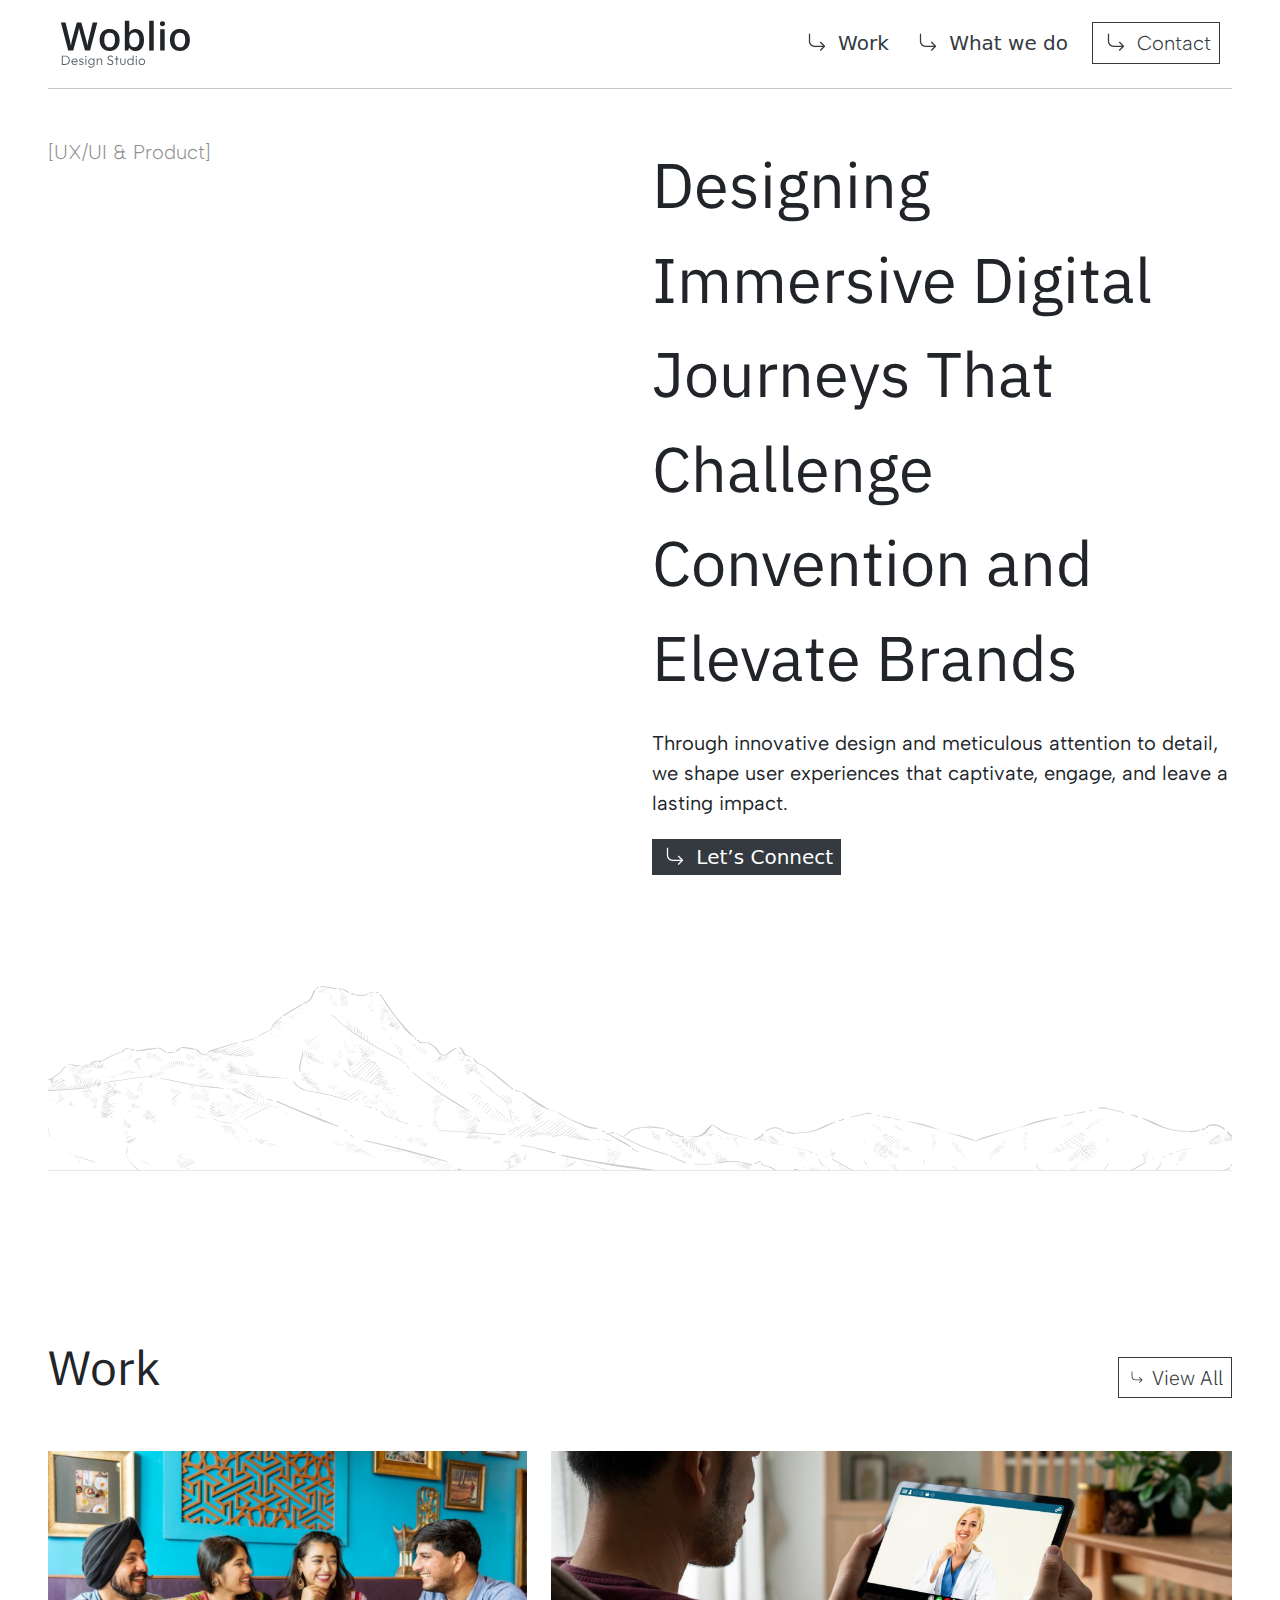
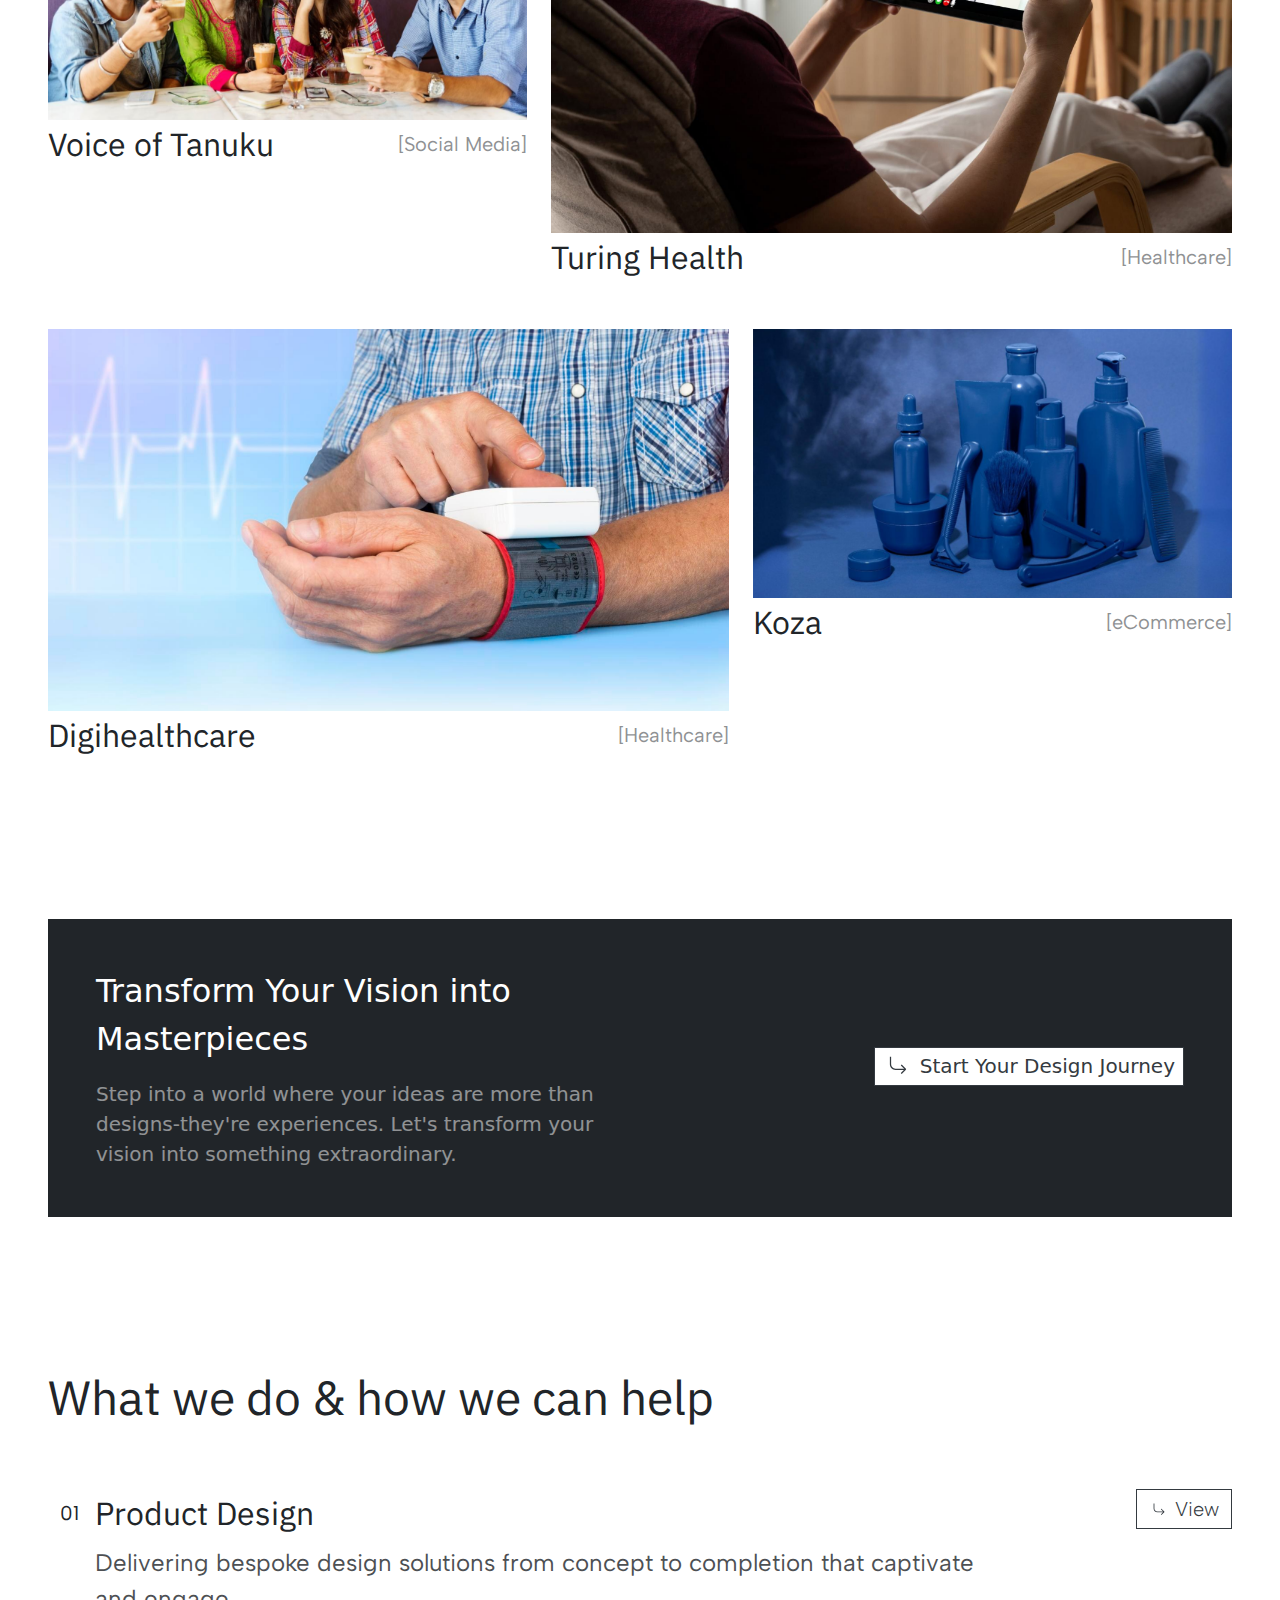
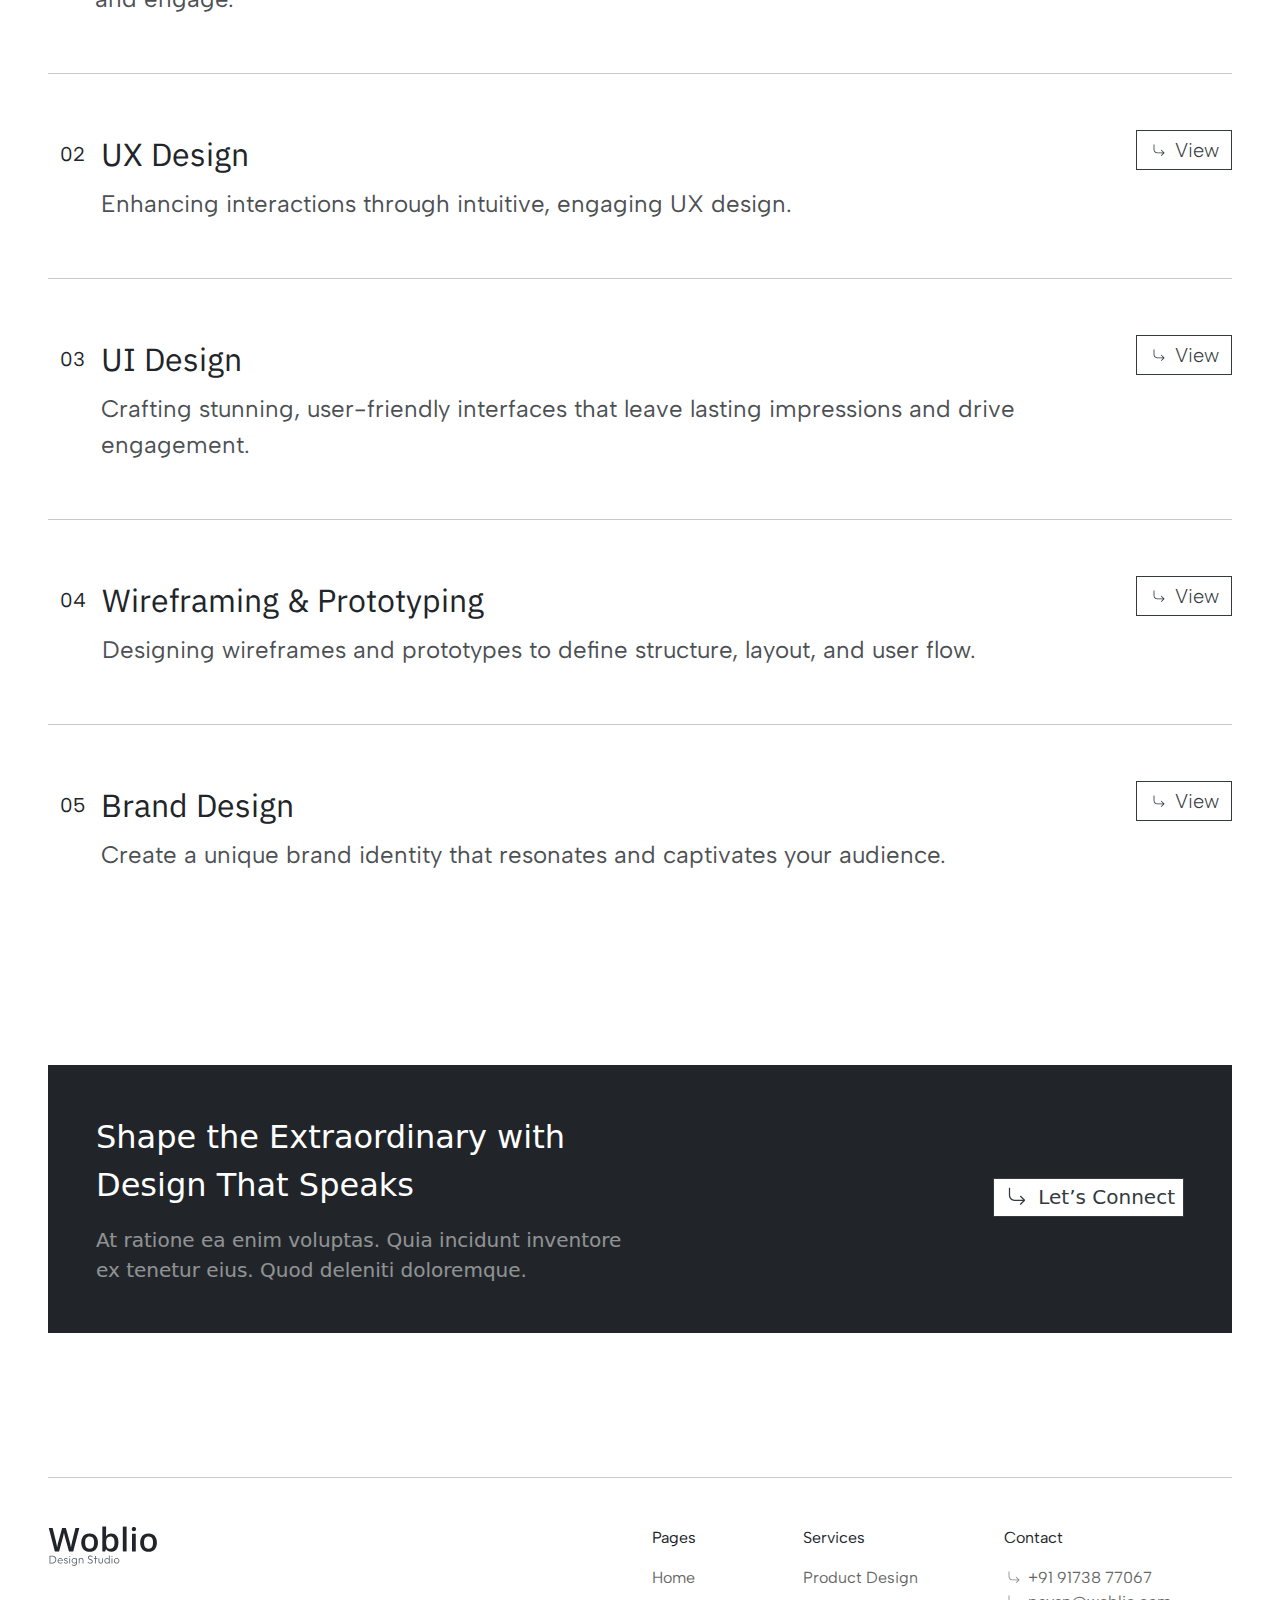
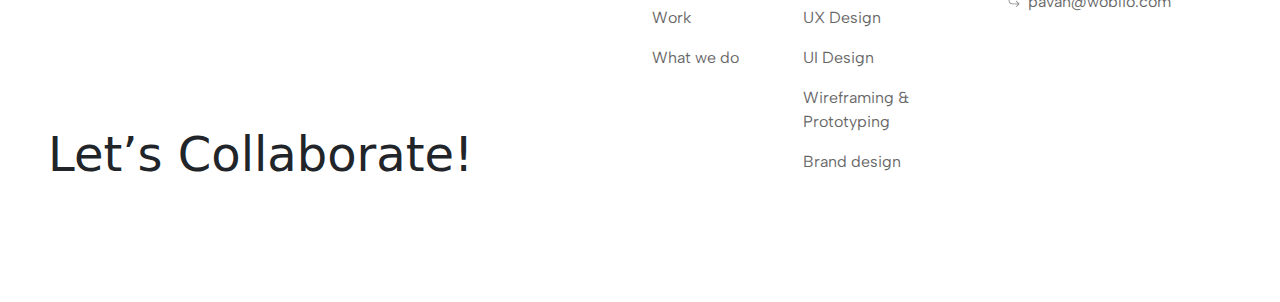
<file: index.html>
<!DOCTYPE html>
<html lang="en">

<head>
    <meta charset="UTF-8">
    <meta name="viewport" content="width=device-width, initial-scale=1.0">
    <script src="./bootstrap/js/bootstrap.bundle.min.js"></script>
    <script src="./header-component/header-component.js"></script>
    <script src="./footer-component/footer-component.js"></script>
    <link rel="stylesheet" href="./bootstrap/css/bootstrap.min.css">
    <link rel="stylesheet" href="./custom-css/home-page.css">
    <link rel="stylesheet" href="./custom-css/common.css">
    <title>Home</title>
</head>

<body class="m-l-r">

    <header-component></header-component>

    <hr />

    <div class="row home-page-description mt-5 mb-5">
        <div class="col-12 col-xl-6 left-description f-300">[UX/UI & Product]
        </div>
        <div class="col-12 col-xl-6 right-description">
            <div class="f-400 description">
                <span>
                    Designing Immersive Digital Journeys That Challenge Convention and Elevate Brands
                </span>
            </div>
            <div class="f-400 sub-description">
                <span>
                    Through innovative design and meticulous attention to detail, we shape user experiences that
                    captivate, engage, and leave a lasting impact.
                </span>
            </div>
            <div class="connect-button-black">
                <span class="header-navigation contact-button f-300">
                    <a
                        href="https://forms.office.com/Pages/ResponsePage.aspx?id=DQSIkWdsW0yxEjajBLZtrQAAAAAAAAAAAAN__k6uye5UQzVBTjhJSVNPVURPS0c1WUpBNlNOOEpMQS4u" target="_blank">
                        <img src="../images/down-right-arrow-white.svg" />
                        Let’s Connect
                    </a>
                </span>
            </div>
        </div>
    </div>

    <div class="mountain-image">
        <img class="w-100" src="../images/mountain.svg" />
    </div>

    <div class="work-description">
        <div class="f-400 work-title mb-5 d-flex justify-content-between align-items-center">
            <span>
                Work
            </span>
            <div class="f-300 connect-button-white">
                <a href="./work/work.html">
                    <img src="../images/down-right-arrow-black.svg" height="20px" />
                    <span>View All</span>
                </a>
            </div>
        </div>
        <div class="row mt-5">
            <div class="col-md-5 col-sm-12">
                <div class="project-img">
                    <img class="w-100" src="../images/voice-of-tanuku.png" />
                </div>
                <div class="row">
                    <div class="col project-name">
                        <span>Voice of Tanuku</span>
                    </div>
                    <div class="col project-type text-end align-content-center">
                        <span>[Social Media]</span>
                    </div>
                </div>
            </div>
            <div class="col-md-7 col-sm-12">
                <div class="project-img">
                    <img class="w-100" src="../images/turing-health.png" />
                </div>
                <div class="row">
                    <div class="col project-name">
                        <span>Turing Health</span>
                    </div>
                    <div class="col project-type text-end align-content-center">
                        <span>[Healthcare]</span>
                    </div>
                </div>
            </div>
        </div>
        <div class="row mt-5">
            <div class="col-md-7 col-sm-12">
                <div class="project-img">
                    <img class="w-100" src="../images/digi-health-care.png" />
                </div>
                <div class="row">
                    <div class="col project-name">
                        <span>Digihealthcare</span>
                    </div>
                    <div class="col project-type text-end align-content-center">
                        <span>[Healthcare]</span>
                    </div>
                </div>
            </div>
            <div class="col-md-5 col-sm-12">
                <div class="project-img">
                    <img class="w-100" src="../images/koza.png" />
                </div>
                <div class="row">
                    <div class="col project-name">
                        <span>Koza</span>
                    </div>
                    <div class="col project-type text-end align-content-center">
                        <span>[eCommerce]</span>
                    </div>
                </div>
            </div>
        </div>
    </div>

    <div class="designer-journey p-5 mt-5">
        <div class="row">
            <div class="col">
                <div class="design-text mb-3">
                    <span>
                        Transform Your Vision into Masterpieces
                    </span>
                </div>
                <div class="design-description">
                    <span>
                        Step into a world where your ideas are more than designs-they're experiences.
                        Let's transform your vision into something extraordinary.
                    </span>
                </div>
            </div>
            <div class="col text-end align-content-center">
                <span class="f-300 connect-button-white">
                    <a href="https://forms.office.com/Pages/ResponsePage.aspx?id=DQSIkWdsW0yxEjajBLZtrQAAAAAAAAAAAAN__k6uye5UQzVBTjhJSVNPVURPS0c1WUpBNlNOOEpMQS4u"
                        target="_blank">
                        <img src="../images/down-right-arrow-black.svg" />
                        Start Your Design Journey
                    </a>
                </span>
            </div>
        </div>
    </div>

    <div class="what-do-we-do mt-5 f-400">
        <div class="what-do-we-do-title">
            <span>What we do & how we can help</span>
        </div>
        <div class="row service d-flex justify-content-between">
            <div class="col-12 col-md-10 service-content d-flex">
                <div class="service-number d-flex align-items-start">
                    <span>01</span>
                </div>
                <div>
                    <div class="service-title">
                        <span>Product Design</span>
                    </div>
                    <div class="service-description">
                        <span>
                            Delivering bespoke design solutions from concept to completion that captivate and engage.
                        </span>
                    </div>
                </div>
            </div>
            <a href="./work/work.html" class="col-12 col-md-2 ms-5 f-300 service-view-button">
                <img src="../images/down-right-arrow-black.svg" height="20px" />
                <span>View</span>
            </a>
        </div>
        <hr>
        <div class="row service d-flex justify-content-between">
            <div class="col-12 col-md-10 service-content d-flex">
                <div class="service-number d-flex align-items-start">
                    <span>02</span>
                </div>
                <div>
                    <div class="service-title">
                        <span>UX Design</span>
                    </div>
                    <div class="service-description">
                        <span>
                            Enhancing interactions through intuitive, engaging UX design.
                        </span>
                    </div>
                </div>
            </div>
            <a href="./work/work.html" class="col-12 col-md-2 ms-5 f-300 service-view-button">
                <img src="../images/down-right-arrow-black.svg" height="20px" />
                <span>View</span>
            </a>
        </div>
        <hr>
        <div class="row service d-flex justify-content-between">
            <div class="col-12 col-md-10 service-content d-flex">
                <div class="service-number d-flex align-items-start">
                    <span>03</span>
                </div>
                <div>
                    <div class="service-title">
                        <span>UI Design</span>
                    </div>
                    <div class="service-description">
                        <span>
                            Crafting stunning, user-friendly interfaces that leave lasting impressions and drive
                            engagement.
                        </span>
                    </div>
                </div>
            </div>
            <a href="./work/work.html" class="col-12 col-md-2 ms-5 f-300 service-view-button">
                <img src="../images/down-right-arrow-black.svg" height="20px" />
                <span>View</span>
            </a>
        </div>
        <hr>
        <div class="row service d-flex justify-content-between">
            <div class="col-12 col-md-10 service-content d-flex">
                <div class="service-number d-flex align-items-start">
                    <span>04</span>
                </div>
                <div>
                    <div class="service-title">
                        <span>Wireframing & Prototyping</span>
                    </div>
                    <div class="service-description">
                        <span>
                            Designing wireframes and prototypes to define structure, layout, and user flow.
                        </span>
                    </div>
                </div>
            </div>
            <a href="./work/work.html" class="col-12 col-md-2 ms-5 f-300 service-view-button">
                <img src="../images/down-right-arrow-black.svg" height="20px" />
                <span>View</span>
            </a>
        </div>
        <hr>
        <div class="row service d-flex justify-content-between">
            <div class="col-12 col-md-10 service-content d-flex">
                <div class="service-number d-flex align-items-start">
                    <span>05</span>
                </div>
                <div>
                    <div class="service-title">
                        <span>Brand Design</span>
                    </div>
                    <div class="service-description">
                        <span>
                            Create a unique brand identity that resonates and captivates your audience.
                        </span>
                    </div>
                </div>
            </div>
            <a href="./work/work.html" class="col-12 col-md-2 ms-5 f-300 service-view-button">
                <img src="../images/down-right-arrow-black.svg" height="20px" />
                <span>View</span>
            </a>
        </div>
    </div>

    <!-- <div class="client-review">
        <div>
            <div class="f-400 client-review-title">
                Words from our clients
            </div>
            <div class="row client-review-data">
                <div class="col-12 col-sm-6 col-lg-6 col-xl-4 client-data">
                    <div class="d-flex">
                        <div class="row">
                            <div class="col-12 col-sm-12 col-lg-6 col-xl-6">
                                <img src="../images/download.jpeg" height="100" width="100" />
                            </div>
                            <div class="client-info col-12 col-sm-12 col-lg-6 col-xl-6">
                                <div class="f-400 client-name">
                                    <span>
                                        Rohan Mashiyava
                                    </span>
                                </div>
                                <div class="client-organization">
                                    <div>
                                        Founder, KOZA.
                                    </div>
                                </div>
                            </div>
                        </div>
                    </div>
                    <div class="client-review-description">
                        At ratione ea enim voluptas. Quia incidunt inventore ex tenetur eius. Quod deleniti doloremque.
                    </div>
                </div>
                <div class="col-12 col-sm-6 col-lg-6 col-xl-4 client-data">
                    <div class="d-flex">
                        <div class="row">
                            <div class="col-12 col-sm-12 col-lg-6 col-xl-6">
                                <img src="../images/download (1).jpeg" height="100" width="100" />
                            </div>
                            <div class="client-info col-12 col-sm-12 col-lg-6 col-xl-6">
                                <div class="f-400 client-name">
                                    <span>
                                        Maitrey Trivedi
                                    </span>
                                </div>
                                <div class="client-organization">
                                    <div>
                                        Founder, Theta Technolabs.
                                    </div>
                                </div>
                            </div>
                        </div>
                    </div>
                    <div class="client-review-description">
                        At ratione ea enim voluptas. Quia incidunt inventore ex tenetur eius. Quod deleniti doloremque.
                    </div>
                </div>
                <div class="col-12 col-sm-6 col-lg-6 col-xl-4 client-data">
                    <div class="d-flex">
                        <div class="row">
                            <div class="col-12 col-sm-12 col-lg-6 col-xl-6">
                                <img src="../images/download (2).jpeg" height="100" width="100" />
                            </div>
                            <div class="client-info col-12 col-sm-12 col-lg-6 col-xl-6">
                                <div class="f-400 client-name">
                                    <span>
                                        Mukesh Sachdev
                                    </span>
                                </div>
                                <div class="client-organization">
                                    <div>
                                        Design Team Lead, SalesHandy.
                                    </div>
                                </div>
                            </div>
                        </div>
                    </div>
                    <div class="client-review-description">
                        At ratione ea enim voluptas. Quia incidunt inventore ex tenetur eius. Quod deleniti doloremque.
                    </div>
                </div>
            </div>
        </div>
    </div> -->

    <div class="designer-journey p-5 mt-5">
        <div class="row">
            <div class="col">
                <div class="design-text mb-3">
                    <span>
                        Shape the Extraordinary with Design That Speaks
                    </span>
                </div>
                <div class="design-description">
                    <span>
                        At ratione ea enim voluptas. Quia incidunt inventore ex tenetur eius. Quod deleniti doloremque.
                    </span>
                </div>
            </div>
            <div class="col text-end align-content-center">
                <span class="f-300 connect-button-white">
                    <a href="https://forms.office.com/Pages/ResponsePage.aspx?id=DQSIkWdsW0yxEjajBLZtrQAAAAAAAAAAAAN__k6uye5UQzVBTjhJSVNPVURPS0c1WUpBNlNOOEpMQS4u"
                        target="_blank">
                        <img src="../images/down-right-arrow-black.svg" />
                        Let’s Connect
                    </a>
                </span>
            </div>
        </div>
    </div>

    <hr />

    <footer-component></footer-component>

</body>

</html>
</file>
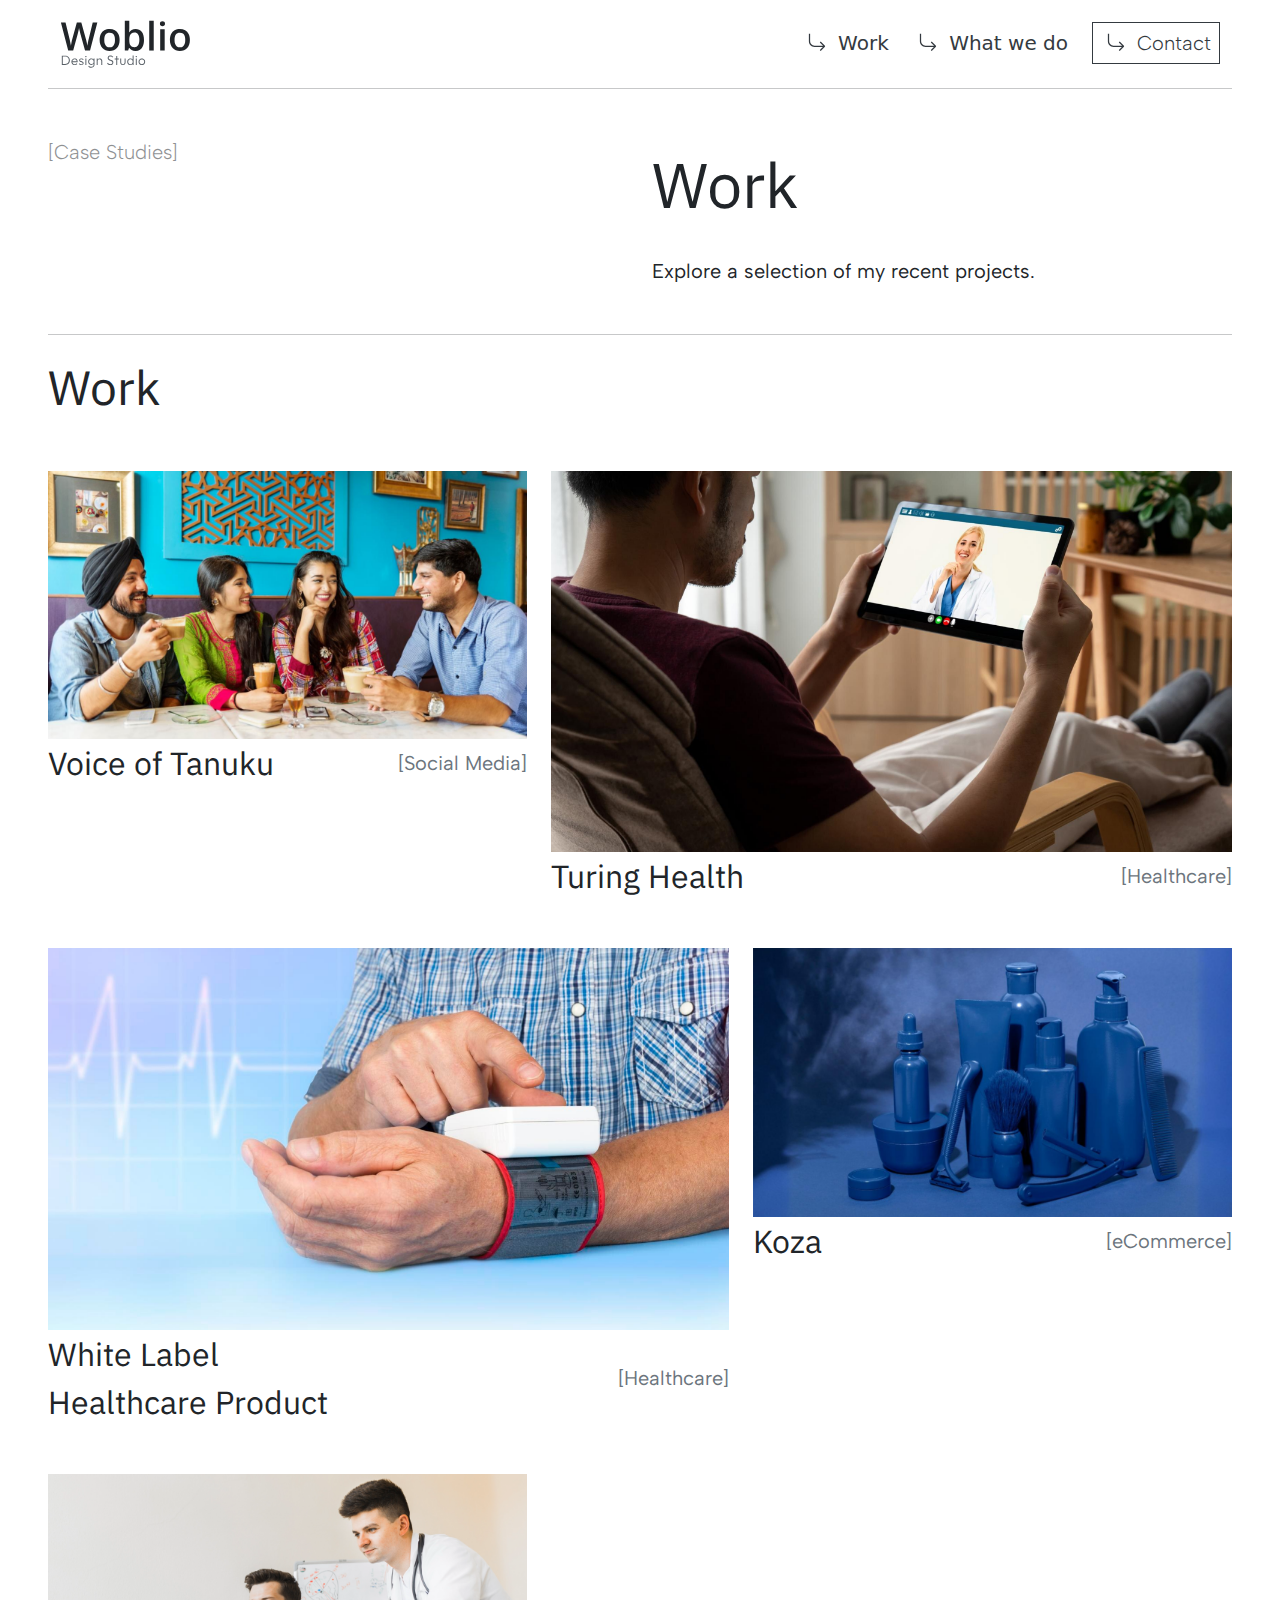
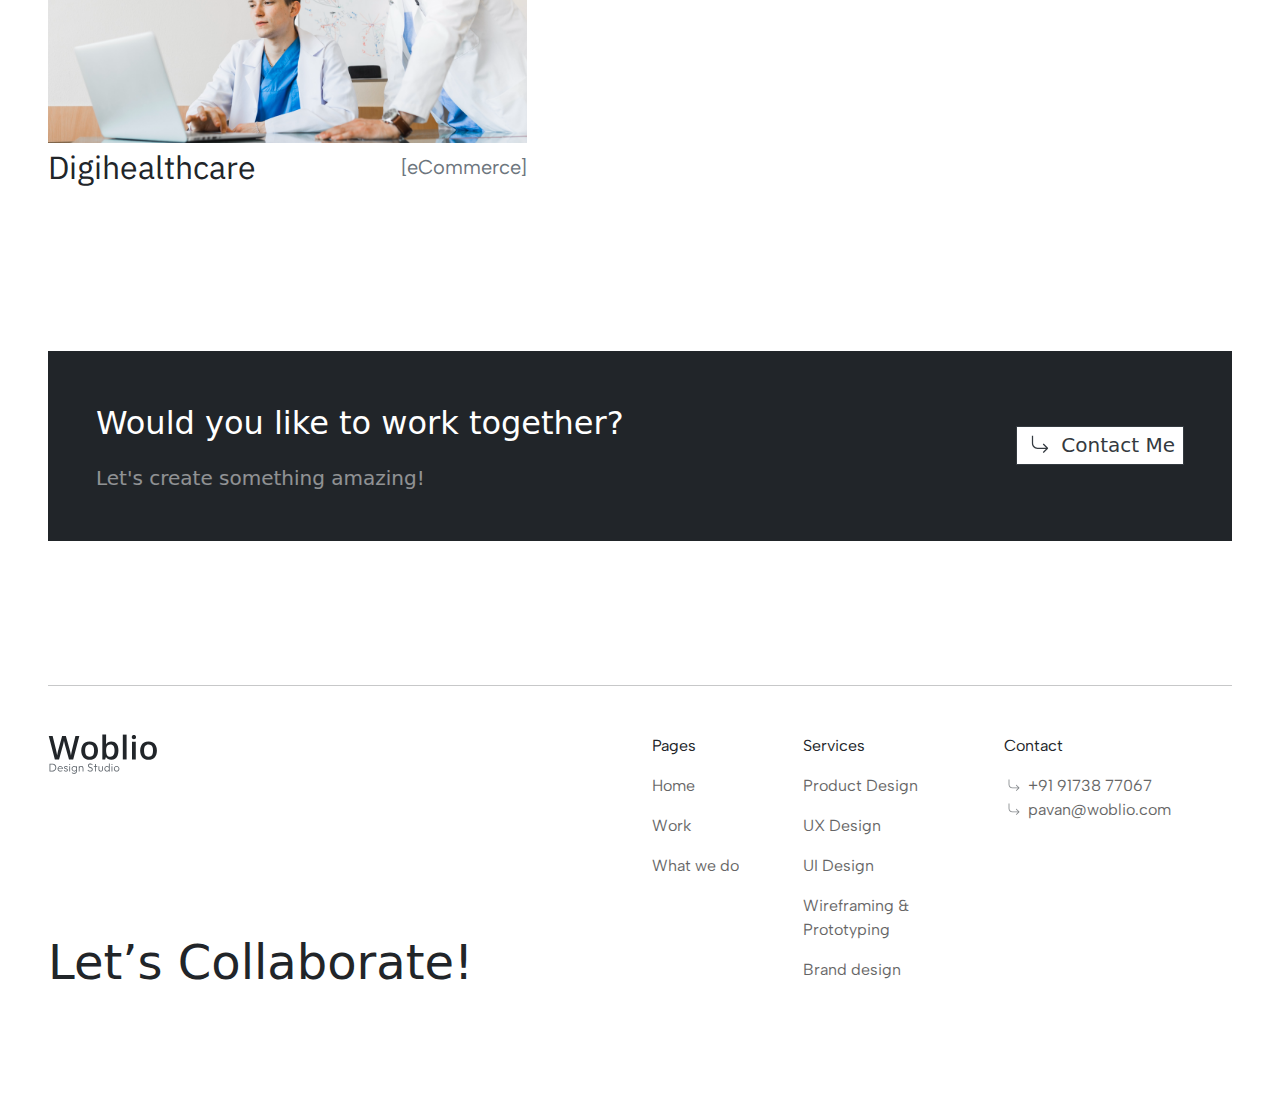
<file: case-study/case-study.html>
<!DOCTYPE html>
<html lang="en">

<head>
    <meta charset="UTF-8">
    <meta name="viewport" content="width=device-width, initial-scale=1.0">
    <script src="../bootstrap/js/bootstrap.bundle.min.js"></script>
    <script src="../header-component/header-component.js"></script>
    <script src="../footer-component/footer-component.js"></script>
    <link rel="stylesheet" href="../bootstrap/css/bootstrap.min.css">
    <link rel="stylesheet" href="../custom-css/case-study.css">
    <link rel="stylesheet" href="../custom-css/common.css">
    <title>What we do</title>
</head>

<body class="m-l-r">

    <header-component></header-component>

    <hr />

    <div class="row work-page-description mt-5 mb-5">
        <div class="col-12 col-xl-6 left-description f-300" style="opacity: 0.5;">
            [Case Studies]
        </div>
        <div class="col-12 col-xl-6 right-description">
            <div class="f-400 description">
                <span>
                    Work
                </span>
            </div>
            <div class="f-400 sub-description">
                <span>
                    Explore a selection of my recent projects.
                </span>
            </div>
        </div>
    </div>

    <hr />

    <div class="work-description">
        <div class="f-400 work-title mb-5">
            <span>
                Work
            </span>
        </div>
        <div class="row mt-5">
            <div class="col-md-5 col-sm-12 case-study-redirection-link">
                <a href="../voice-of-tanuku/voice-of-tanuku.html">
                    <div class="project-img">
                        <img class="w-100" src="../images/voice-of-tanuku.png" />
                    </div>
                    <div class="row">
                        <div class="col project-name">
                            <span>Voice of Tanuku</span>
                        </div>
                        <div class="col project-type text-end align-content-center">
                            <span>[Social Media]</span>
                        </div>
                    </div>
                </a>
            </div>
            <div class="col-md-7 col-sm-12 case-study-redirection-link">
                <a href="../turing-health/turing-health-case-study.html">
                    <div class="project-img">
                        <img class="w-100" src="../images/turing-health.png" />
                    </div>
                    <div class="row">
                        <div class="col project-name">
                            <span>Turing Health</span>
                        </div>
                        <div class="col project-type text-end align-content-center">
                            <span>[Healthcare]</span>
                        </div>
                    </div>
                </a>
            </div>
        </div>
        <div class="row mt-5">
            <div class="col-md-7 col-sm-12 case-study-redirection-link">
                <a href="../digihealthcare/digihealthcare.html">
                    <div class="project-img">
                        <img class="w-100" src="../images/digi-health-care.png" />
                    </div>
                    <div class="row">
                        <div class="col project-name">
                            <span>White Label Healthcare Product</span>
                        </div>
                        <div class="col project-type text-end align-content-center">
                            <span>[Healthcare]</span>
                        </div>
                    </div>
                </a>
            </div>
            <div class="col-md-5 col-sm-12 case-study-redirection-link">
                <a href="../koza/koza.html">
                    <div class="project-img">
                        <img class="w-100" src="../images/koza.png" />
                    </div>
                    <div class="row">
                        <div class="col project-name">
                            <span>Koza</span>
                        </div>
                        <div class="col project-type text-end align-content-center">
                            <span>[eCommerce]</span>
                        </div>
                    </div>
                </a>
            </div>
        </div>
        <div class="row mt-5">
            <div class="col-md-5 col-sm-12 case-study-redirection-link">
                <!-- <div class="project-img">
                    <img class="w-100" src="../images/tractor-sewa.png" />
                </div>
                <div class="row">
                    <div class="col project-name">
                        <span>Tractor sewa</span>
                    </div>
                    <div class="col project-type text-end align-content-center">
                        <span>[eCommerce]</span>
                    </div>
                </div> -->
                <a href="../digihealthcare-website/digihealthcare-website.html">
                    <div class="project-img">
                        <img class="w-100" src="../images/digi-healthcare.png" />
                    </div>
                    <div class="row">
                        <div class="col project-name">
                            <span>Digihealthcare</span>
                        </div>
                        <div class="col project-type text-end align-content-center">
                            <span>[eCommerce]</span>
                        </div>
                    </div>
                </a>
            </div>
            <div class="col-md-7 col-sm-12 case-study-redirection-link">
                <!-- <div class="project-img">
                    <img class="w-100" src="../images/digi-healthcare.png" />
                </div>
                <div class="row">
                    <div class="col project-name">
                        <span>Digihealthcare</span>
                    </div>
                    <div class="col project-type text-end align-content-center">
                        <span>[eCommerce]</span>
                    </div>
                </div> -->
            </div>
        </div>
    </div>

    <div class="designer-journey p-5 mt-5">
        <div class="row">
            <div class="col">
                <div class="design-text mb-3">
                    <span>
                        Would you like to work together?
                    </span>
                </div>
                <div class="design-description">
                    <span>
                        Let's create something amazing!
                    </span>
                </div>
            </div>
            <div class="col text-end align-content-center">
                <span class="f-300 connect-button-white">
                    <a href="https://forms.office.com/Pages/ResponsePage.aspx?id=DQSIkWdsW0yxEjajBLZtrQAAAAAAAAAAAAN__k6uye5UQzVBTjhJSVNPVURPS0c1WUpBNlNOOEpMQS4u"
                        target="_blank">
                        <img src="../images/down-right-arrow-black.svg" />
                        Contact Me
                    </a>
                </span>
            </div>
        </div>
    </div>

    <hr />

    <footer-component></footer-component>
</body>

</html>
</file>
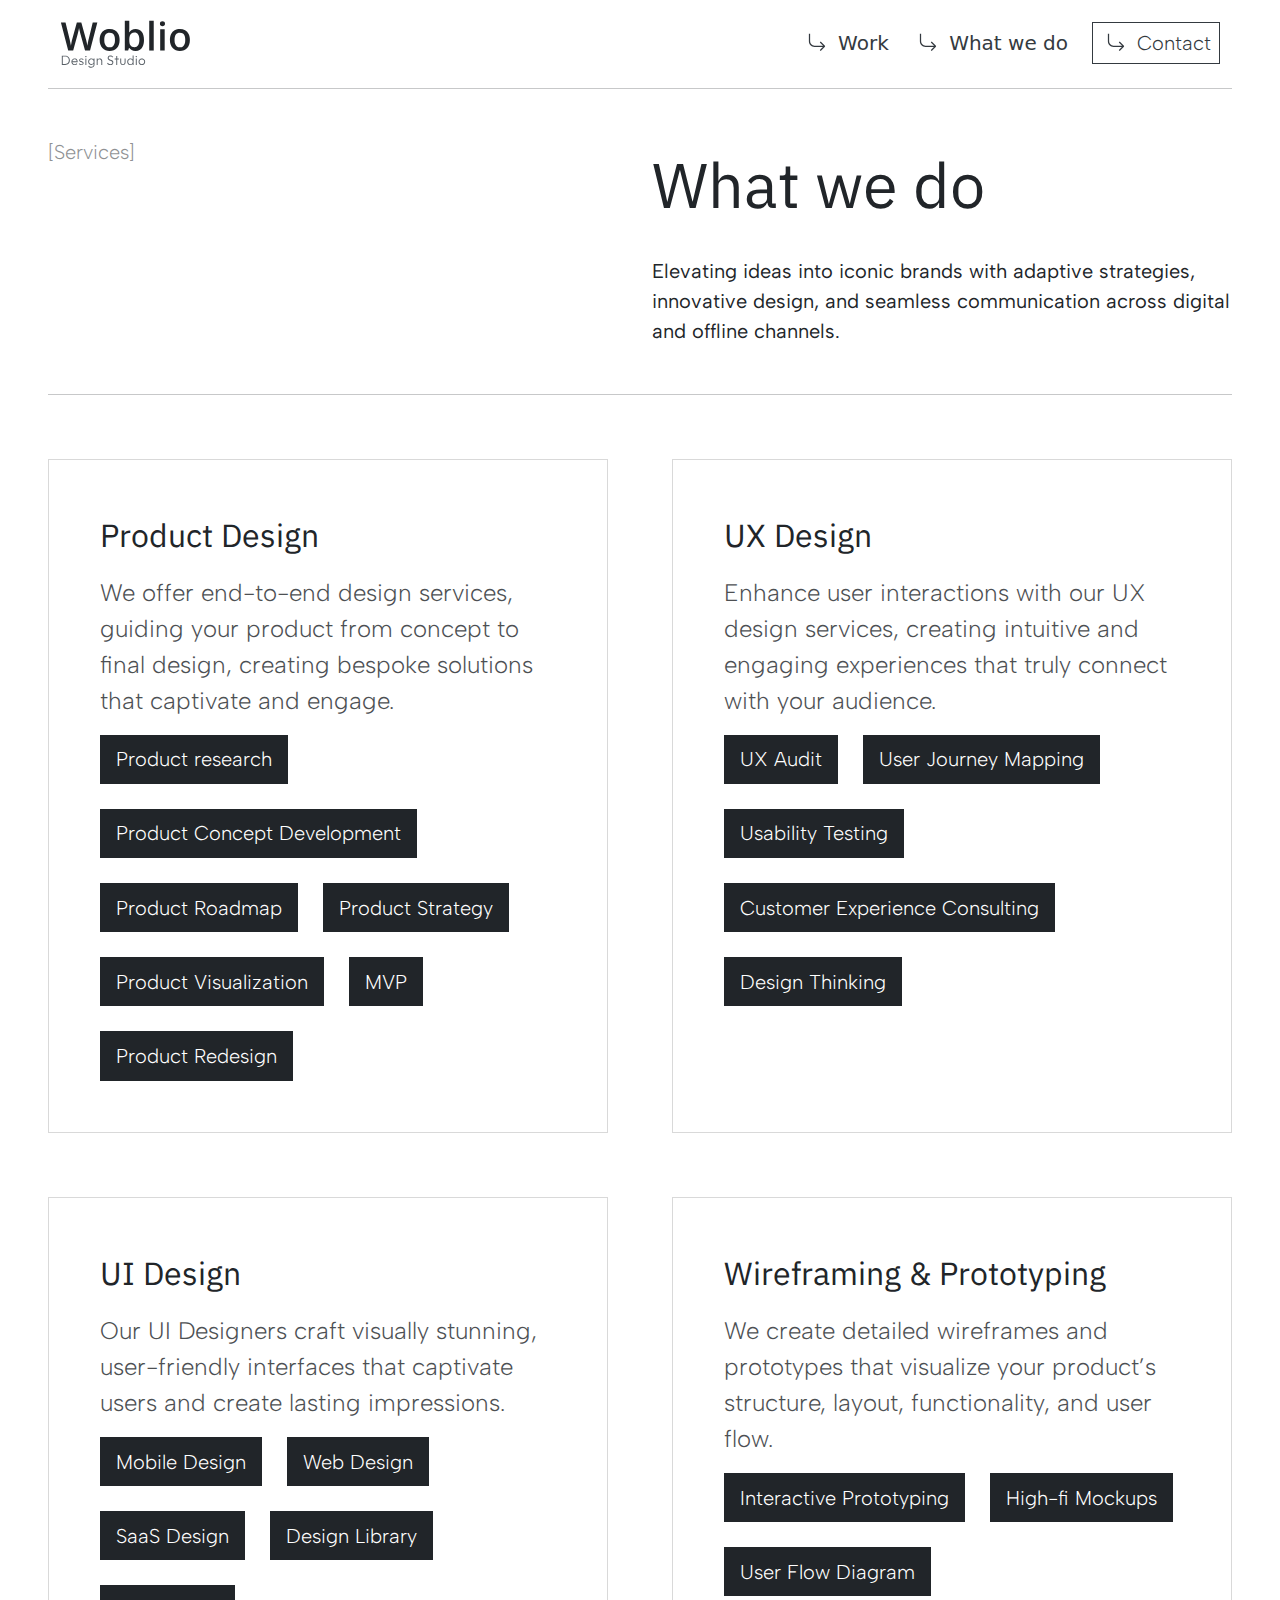
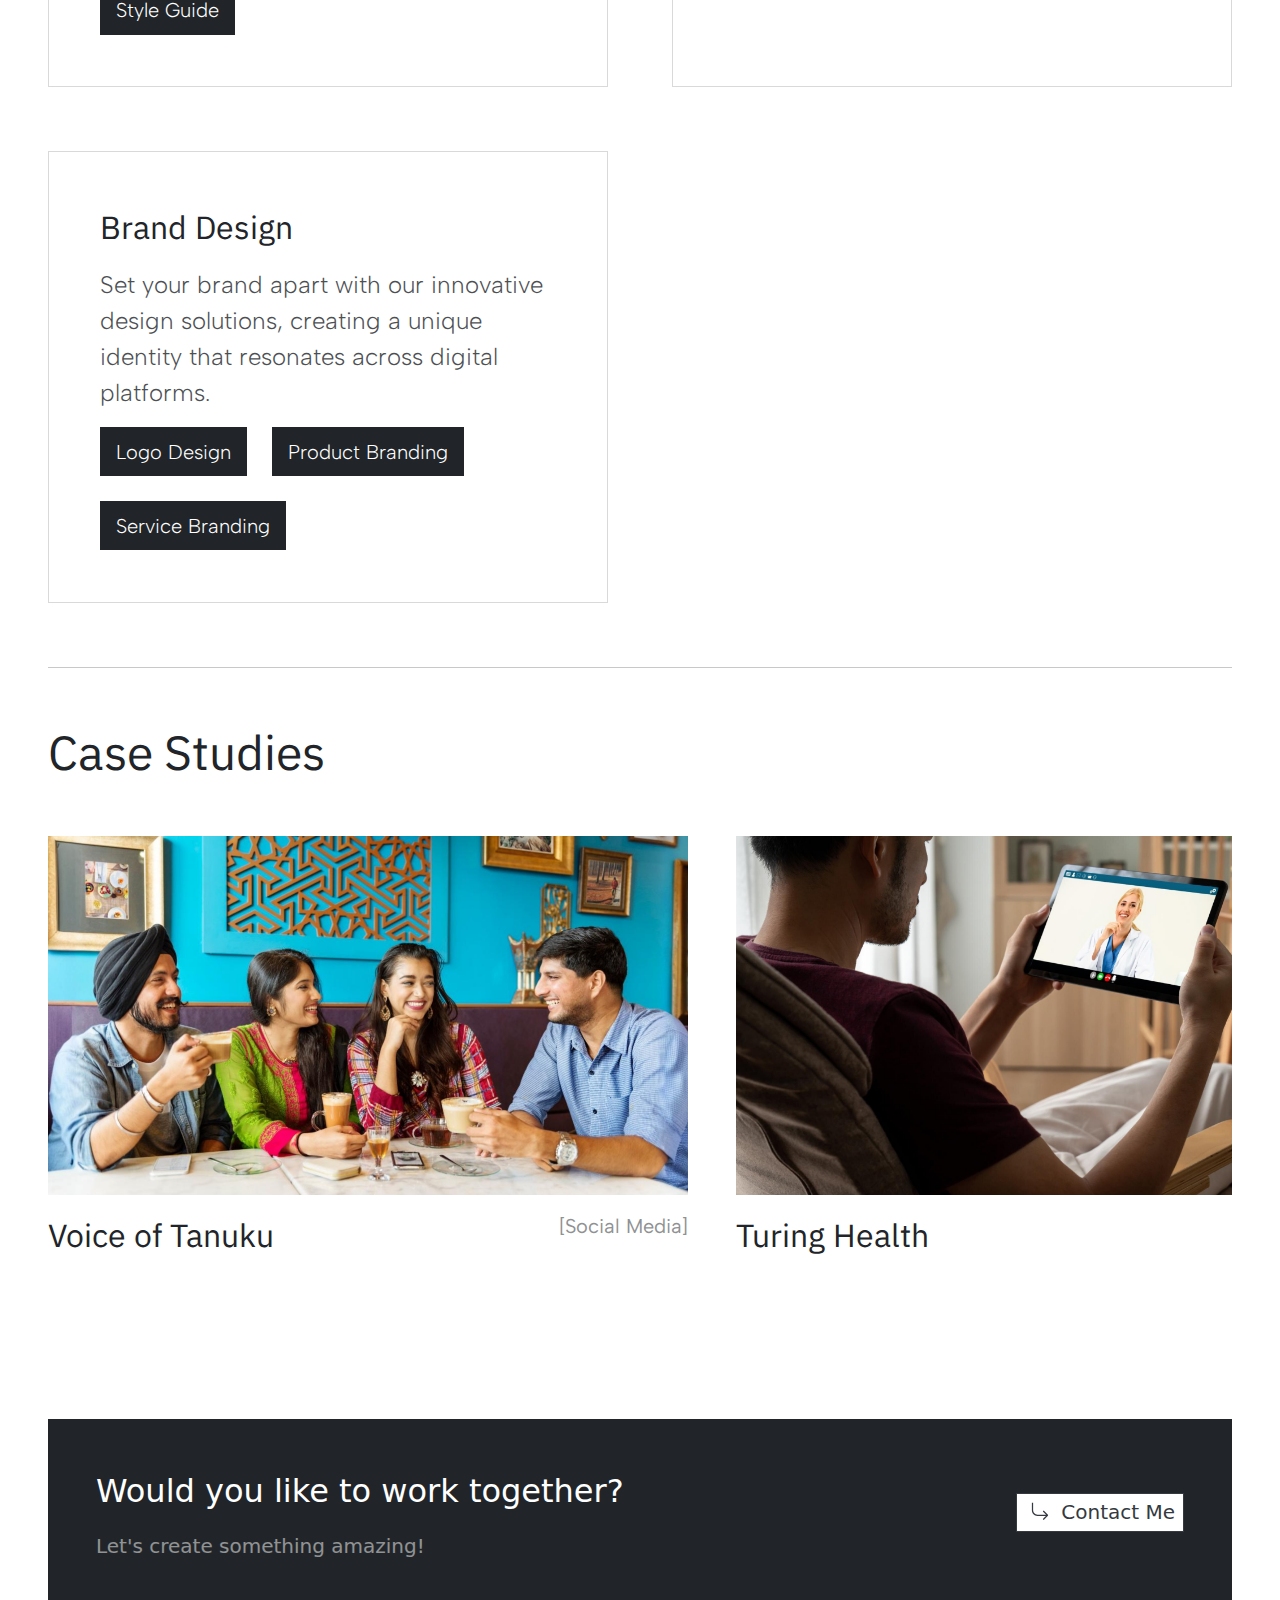
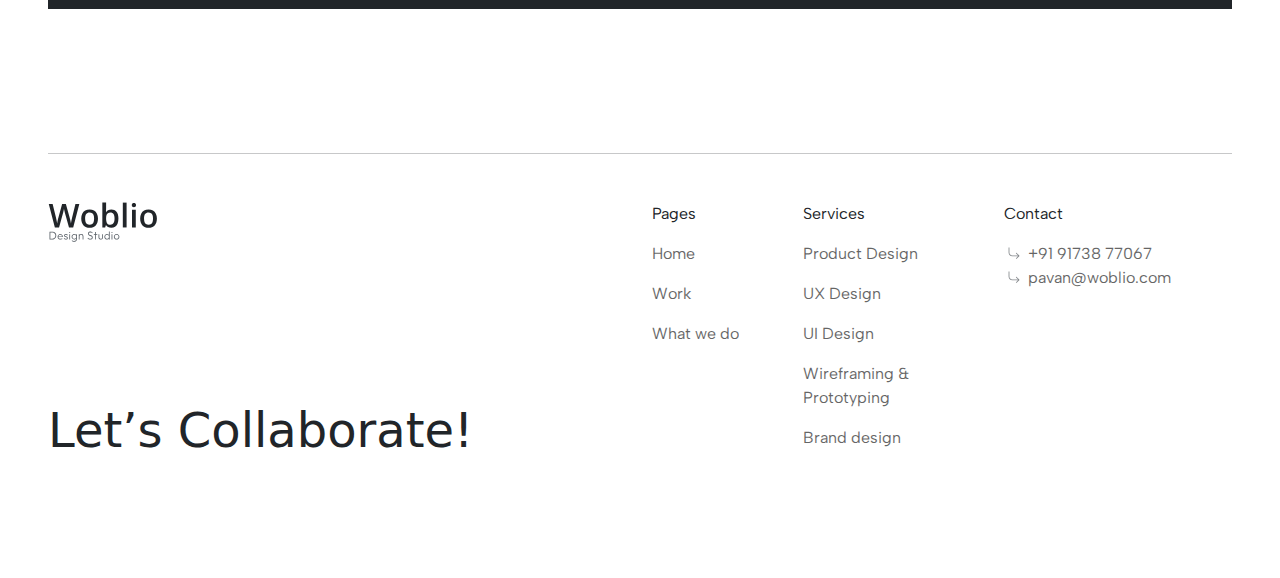
<file: work/work.html>
<!DOCTYPE html>
<html lang="en">

<head>
    <meta charset="UTF-8">
    <meta name="viewport" content="width=device-width, initial-scale=1.0">
    <script src="../bootstrap/js/bootstrap.bundle.min.js"></script>
    <script src="../header-component/header-component.js"></script>
    <script src="../footer-component/footer-component.js"></script>
    <link rel="stylesheet" href="../bootstrap/css/bootstrap.min.css">
    <link rel="stylesheet" href="../custom-css/work.css">
    <link rel="stylesheet" href="../custom-css/common.css">
    <title>What we do</title>
</head>

<body class="m-l-r">

    <header-component></header-component>

    <hr />

    <div class="row work-page-description mt-5 mb-5">
        <div class="col-12 col-xl-6 left-description f-300" style="opacity: 0.5;">
            [Services]
        </div>
        <div class="col-12 col-xl-6 right-description">
            <div class="f-400 description">
                <span>
                    What we do
                </span>
            </div>
            <div class="f-400 sub-description">
                <span>
                    Elevating ideas into iconic brands with adaptive strategies, innovative design, and seamless
                    communication across digital and offline channels.
                </span>
            </div>
        </div>
    </div>

    <hr />

    <div class="what-we-do-services">
        <div class="service-card-container">
            <div class="service-card">
                <div class="service-card-title f-400">
                    <span>Product Design</span>
                </div>
                <div class="service-card-description f-300">
                    <span>
                        We offer end-to-end design services, guiding your product from concept to final design,
                        creating bespoke solutions that captivate and engage.
                    </span>
                </div>
                <div class="tags f-300">
                    <span>Product research</span>
                    <span>Product Concept Development</span>
                    <span>Product Roadmap</span>
                    <span>Product Strategy</span>
                    <span>Product Visualization</span>
                    <span>MVP</span>
                    <span>Product Redesign</span>
                </div>
            </div>
            <div class="service-card">
                <div class="service-card-title f-400">
                    <span>UX Design</span>
                </div>
                <div class="service-card-description f-300">
                    <span>
                        Enhance user interactions with our UX design services, creating intuitive and engaging
                        experiences that truly connect with your audience.
                    </span>
                </div>
                <div class="tags f-300">
                    <span>UX Audit</span>
                    <span>User Journey Mapping</span>
                    <span>Usability Testing</span>
                    <span>Customer Experience Consulting</span>
                    <span>Design Thinking</span>
                </div>
            </div>
            <div class="service-card">
                <div class="service-card-title f-400">
                    <span>UI Design</span>
                </div>
                <div class="service-card-description f-300">
                    <span>
                        Our UI Designers craft visually stunning, user-friendly interfaces that captivate users and
                        create lasting impressions.
                    </span>
                </div>
                <div class="tags f-300">
                    <span>Mobile Design</span>
                    <span>Web Design</span>
                    <span>SaaS Design</span>
                    <span>Design Library</span>
                    <span>Style Guide</span>
                </div>
            </div>
            <div class="service-card">
                <div class="service-card-title f-400">
                    <span>Wireframing & Prototyping</span>
                </div>
                <div class="service-card-description f-300">
                    <span>
                        We create detailed wireframes and prototypes that visualize your product’s structure, layout,
                        functionality, and user flow.
                    </span>
                </div>
                <div class="tags f-300">
                    <span>Interactive Prototyping</span>
                    <span>High-fi Mockups</span>
                    <span>User Flow Diagram</span>
                </div>
            </div>
            <div class="service-card">
                <div class="service-card-title f-400">
                    <span>Brand Design</span>
                </div>
                <div class="service-card-description f-300">
                    <span>
                        Set your brand apart with our innovative design solutions, creating a unique identity that
                        resonates across digital platforms.
                    </span>
                </div>
                <div class="tags f-300">
                    <span>Logo Design</span>
                    <span>Product Branding</span>
                    <span>Service Branding</span>
                </div>
            </div>
        </div>
    </div>

    <hr />

    <div class="case-studies-description">
        <div class="f-400 work-title mt-5 mb-5">
            <span>
                Case Studies
            </span>
        </div>
        <div class="mt-5 case-row">
            <div class="case-data">
                <img src="../images/voice-of-tanuku.png" />
                <div class="row">
                    <div class="col project-name">
                        <span>Voice of Tanuku</span>
                    </div>
                    <div class="col project-type text-end">
                        <span>[Social Media]</span>
                    </div>
                </div>
            </div>
            <div class="case-data">
                <img src="../images/turing-health.png" />
                <div class="row">
                    <div class="col project-name">
                        <span>Turing Health</span>
                    </div>
                    <div class="col project-type text-end">
                        <span>[Healthcare]</span>
                    </div>
                </div>
            </div>
            <div class="case-data">
                <img src="../images/digi-health-care.png" />
                <div class="row">
                    <div class="col project-name">
                        <span>Digihealthcare</span>
                    </div>
                    <div class="col project-type text-end">
                        <span>[Healthcare]</span>
                    </div>
                </div>
            </div>
            <div class="case-data">
                <img src="../images/koza.png" />
                <div class="row">
                    <div class="col project-name">
                        <span>Koza</span>
                    </div>
                    <div class="col project-type text-end">
                        <span>[eCommerce]</span>
                    </div>
                </div>
            </div>
        </div>
    </div>

    <div class="designer-journey p-5 mt-5">
        <div class="row">
            <div class="col">
                <div class="design-text mb-3">
                    <span>
                        Would you like to work together?
                    </span>
                </div>
                <div class="design-description">
                    <span>
                        Let's create something amazing!
                    </span>
                </div>
            </div>
            <div class="col text-end align-content-center">
                <span class="f-300 connect-button-white">
                    <a href="https://forms.office.com/Pages/ResponsePage.aspx?id=DQSIkWdsW0yxEjajBLZtrQAAAAAAAAAAAAN__k6uye5UQzVBTjhJSVNPVURPS0c1WUpBNlNOOEpMQS4u"
                        target="_blank">
                        <img src="../images/down-right-arrow-black.svg" />
                        Contact Me
                    </a>
                </span>
            </div>
        </div>
    </div>

    <hr />

    <footer-component></footer-component>

</body>

</html>
</file>
<file: custom-css/home-page.css>
.home-page-description .left-description {
    font-size: 20px;
    font-family: albertSansFont;
    opacity: 0.5;
}

.home-page-description .right-description {
    display: flex;
    flex-direction: column;
    gap: 24px;
}

.home-page-description .right-description .connect-button button {
    background-color: #343A40;
    color: #FFFFFF;
    font-size: 20px;
    border: none;
}

.home-page-description .description {
    font-size: 63px;
    font-family: anuphanFont;
}

.home-page-description .sub-description {
    font-size: 20px;
    font-family: albertSansFont;
}

.mountain-image {
    margin-top: 7rem;
    margin-bottom: 10rem;
}

.work-description {
    margin-bottom: 10rem;
}

.work-description .work-title {
    font-size: 48px;
    font-family: anuphanFont;
}

.work-description .project-img:hover {
    overflow: hidden;
    -webkit-transform: scale(.95) !important;
    -ms-transform: scale(.95) !important;
    transform: scale(.95) !important;
    transition: transform .4s;
}

.work-description .project-img:hover img {
    -webkit-transform: translate(0, 0) scale(1.08) !important;
    -ms-transform: translate(0, 0) scale(1.08) !important;
    transform: translate(0, 0) scale(1.08) !important;
    transition: transform .4s;
}

.work-description .project-name {
    font-size: 32px;
    font-family: anuphanFont;
}

.work-description .project-type {
    font-size: 20px;
    opacity: 0.5;
    font-family: albertSansFont;
}

.what-do-we-do {
    margin-bottom: 12rem;
}

.what-do-we-do .what-do-we-do-title {
    font-family: anuphanFont;
    font-size: 48px;
}

.what-do-we-do .service {
    margin: 3.5rem 0;
}

.what-do-we-do .service .service-content .service-title {
    font-size: 32px;
    font-family: anuphanFont;
    margin-bottom: 0.5rem;
}

.what-do-we-do .service .service-content .service-description {
    font-size: 24px;
    font-family: albertSansFont;
    opacity: 0.8;
}

.what-do-we-do .service .service-content .service-number {
    font-size: 20px;
    margin: 0.6rem 1rem 0 0;
    font-family: albertSansFont;
}

.what-do-we-do .service .service-view-button {
    text-decoration: none;
    padding-top: 0.3rem;
    font-size: 20px;
    height: 40px;
    font-family: albertSansFont;
    border: 1px solid #343A40;
    background-color: white;
    color: #343A40;
    font-size: 20px;
    max-width: fit-content;
}

.client-review {
    background-color: #F8F9FA;
    padding: 7rem 2rem;
}

.client-review .client-review-title {
    font-family: anuphanFont;
    font-size: 40px;
    margin-bottom: 3rem;
}

.client-review .client-review-data .client-info .client-name {
    font-family: anuphanFont;
    font-size: 32px;
}

.client-review .client-review-data .client-info .client-organization {
    font-size: 20px;
    opacity: 0.5;
    font-family: albertSansFont;
}

.client-review .client-review-data .client-review-description {
    opacity: 0.5;
}
</file>
<file: custom-css/common.css>
@font-face {
    font-family: albertSansFont;
    src: url(../font/Albert_Sans/AlbertSans-VariableFont_wght.ttf);
}

@font-face {
    font-family: anuphanFont;
    src: url(../font/Anuphan/Anuphan-VariableFont_wght.ttf);
}

.albertSansFont {
    font-family: albertSansFont;
}

.anuphanFont {
    font-family: anuphanFont;
}

.m-l-r {
    margin: 0 3rem;
}

.header-component {
    align-items: center;
    margin: 20px 0;
    font-size: 20px;
}

.header-component .header-navigation a {
    text-decoration: none;
    color: #343A40;
}

.header-component .contact-button {
    font-family: albertSansFont;
    border: 1px solid #343A40;
    background-color: white;
    color: #343A40;
    max-width: fit-content;
    padding: 0.5rem;
}

.footer-component {
    margin-bottom: 7rem;
}

.footer-component .footer-left-side .footer-left {
    font-size: 48px;
}

.footer-component .footer-right-side {
    font-family: albertSansFont;
}

.footer-component .footer-right-side span {
    margin-bottom: 1rem;
}

.footer-component .footer-right-side a {
    text-decoration: none;
    color: black;
    opacity: 0.6;
    width: max-content;
}

.designer-journey {
    background-color: #212529;
    color: #ffffff;
    margin-bottom: 9rem;
}

.designer-journey .design-text {
    font-size: 32px;
}

.designer-journey .design-description {
    font-size: 20px;
    opacity: 0.5;
}

.designer-journey .designer-journey-button {
    font-size: 20px;
    background-color: #ffffff;
    color: #343A40;
    border: none;
}

.connect-button-white a {
    text-decoration: none;
    background-color: #FFFFFF;
    color: #343A40;
    font-size: 20px;
    border: 1px solid #343A40;
    padding: 0.4rem;
    padding-left: 0.5rem;
    padding-right: 0.5rem;
}

.connect-button-black a {
    text-decoration: none;
    background-color: #343A40;
    color: #FFFFFF;
    font-size: 20px;
    border: none;
    padding: 0.4rem;
    padding-left: 0.5rem;
    padding-right: 0.5rem;
}

/* font size css */

.f-100 {
    font-weight: 100;
}

.f-200 {
    font-weight: 200;
}

.f-300 {
    font-weight: 300;
}

.f-400 {
    font-weight: 400;
}

.f-500 {
    font-weight: 500;
}

.f-600 {
    font-weight: 600;
}

.f-700 {
    font-weight: 700;
}

.f-800 {
    font-weight: 800;
}

.f-900 {
    font-weight: 900;
}

::-webkit-scrollbar {
    display: none;
}
</file>
<file: custom-css/case-study.css>
.work-page-description .left-description {
    font-size: 20px;
    font-family: albertSansFont;
    opacity: 0.5;
}

.work-page-description .right-description {
    display: flex;
    flex-direction: column;
    gap: 24px;
}

.work-page-description .right-description .connect-button button {
    background-color: #FFFFFF;
    color: #343A40;
    font-size: 20px;
    border: 1px solid #343A40;
}

.work-page-description .description {
    font-size: 63px;
    font-family: anuphanFont;
}

.work-page-description .sub-description {
    font-size: 20px;
    font-family: albertSansFont;
}

.work-description {
    margin-bottom: 10rem;
}

.work-description .work-title {
    font-size: 48px;
    font-family: anuphanFont;
}

.work-description .project-name {
    font-size: 32px;
    font-family: anuphanFont;
    color: #212529;
}

.case-study-redirection-link a{
    text-decoration: none;
}

.work-description .project-type {
    font-size: 20px;
    font-family: albertSansFont;
    color: #6C757D;
}

.work-description .project-img:hover {
    overflow: hidden;
    -webkit-transform: scale(.95) !important;
    -ms-transform: scale(.95) !important;
    transform: scale(.95) !important;
    transition: transform .4s;
}

.work-description .project-img:hover img {
    -webkit-transform: translate(0, 0) scale(1.08) !important;
    -ms-transform: translate(0, 0) scale(1.08) !important;
    transform: translate(0, 0) scale(1.08) !important;
    transition: transform .4s;
}
</file>
<file: custom-css/work.css>
.work-page-description .left-description {
    font-size: 20px;
    font-family: albertSansFont;
    opacity: 0.5;
}

.work-page-description .right-description {
    display: flex;
    flex-direction: column;
    gap: 24px;
}

.work-page-description .right-description .connect-button button {
    background-color: #FFFFFF;
    color: #343A40;
    font-size: 20px;
    border: 1px solid #343A40;
}

.work-page-description .description {
    font-size: 63px;
    font-family: anuphanFont;
}

.work-page-description .sub-description {
    font-size: 20px;
    font-family: albertSansFont;
}

.case-studies-description {
    margin-bottom: 10rem;
}

.case-studies-description .case-row {
    overflow-x: scroll;
    display: flex;
    gap: 3rem;
}

.case-studies-description .case-data {
    width: 40rem;
}

.case-studies-description .case-data img {
    width: 40rem;
}

.case-studies-description .case-data .row {
    margin-top: 1rem;
}

.case-studies-description .work-title {
    font-size: 48px;
    font-family: anuphanFont;
}

.case-studies-description .project-name {
    font-size: 32px;
    font-family: anuphanFont;
}

.case-studies-description .project-type {
    font-size: 20px;
    opacity: 0.5;
    font-family: albertSansFont;
}

.case-studies-description .project-supportive-line {
    font-size: 20px;
    font-family: albertSansFont;
}

.service-card-container {
    display: grid;
    grid-template-columns: 1fr;
    gap: 4rem;
    margin: 4rem 0;
}

@media (max-width: 1100px) {
    .service-card-container {
        grid-template-columns: 1fr;
    }
}

@media (min-width: 1101px) {
    .service-card-container {
        grid-template-columns: repeat(2, 1fr);
    }
}

.service-card-container .service-card {
    padding: 3.2rem;
    border: 1px solid #D9D9D9;
}

.service-card-container .service-card:hover {
    color: #fff;
    background-color: #212529;
}

.service-card-container .service-card .service-card-title {
    font-size: 32px;
    font-family: anuphanFont;
    margin-bottom: 1rem;
}

.service-card-container .service-card .service-card-description {
    font-size: 24px;
    font-family: albertSansFont;
    margin-bottom: 1rem;
    opacity: 0.8;
}

.service-card-container .service-card .tags span {
    font-size: 20px;
    font-family: albertSansFont;
    background-color: #212529;
    color: white;
    padding: 0.6rem 1rem;
}

.service-card-container .service-card:hover .tags span {
    background-color: #444;
    color: white;
}

.service-card-container .service-card .tags {
    display: flex;
    flex-wrap: wrap;
    gap: 25px;
}
</file>
